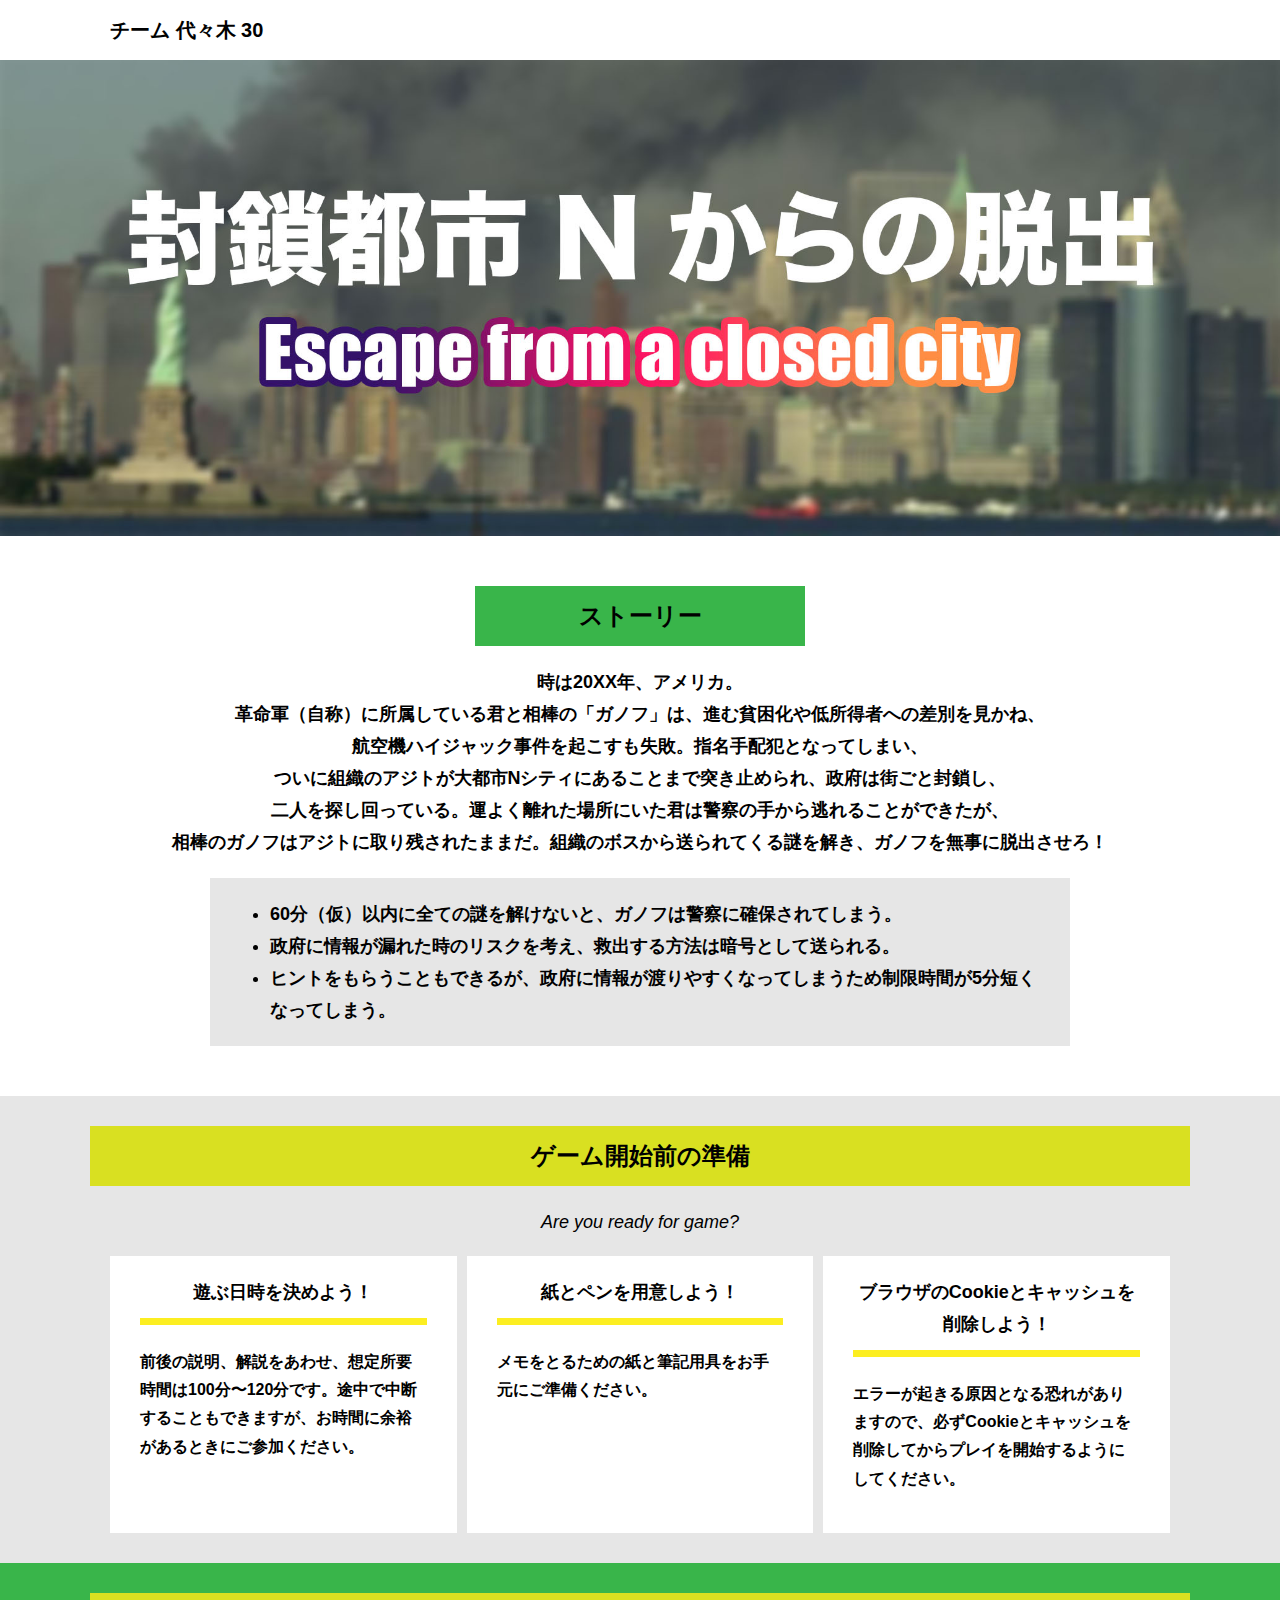
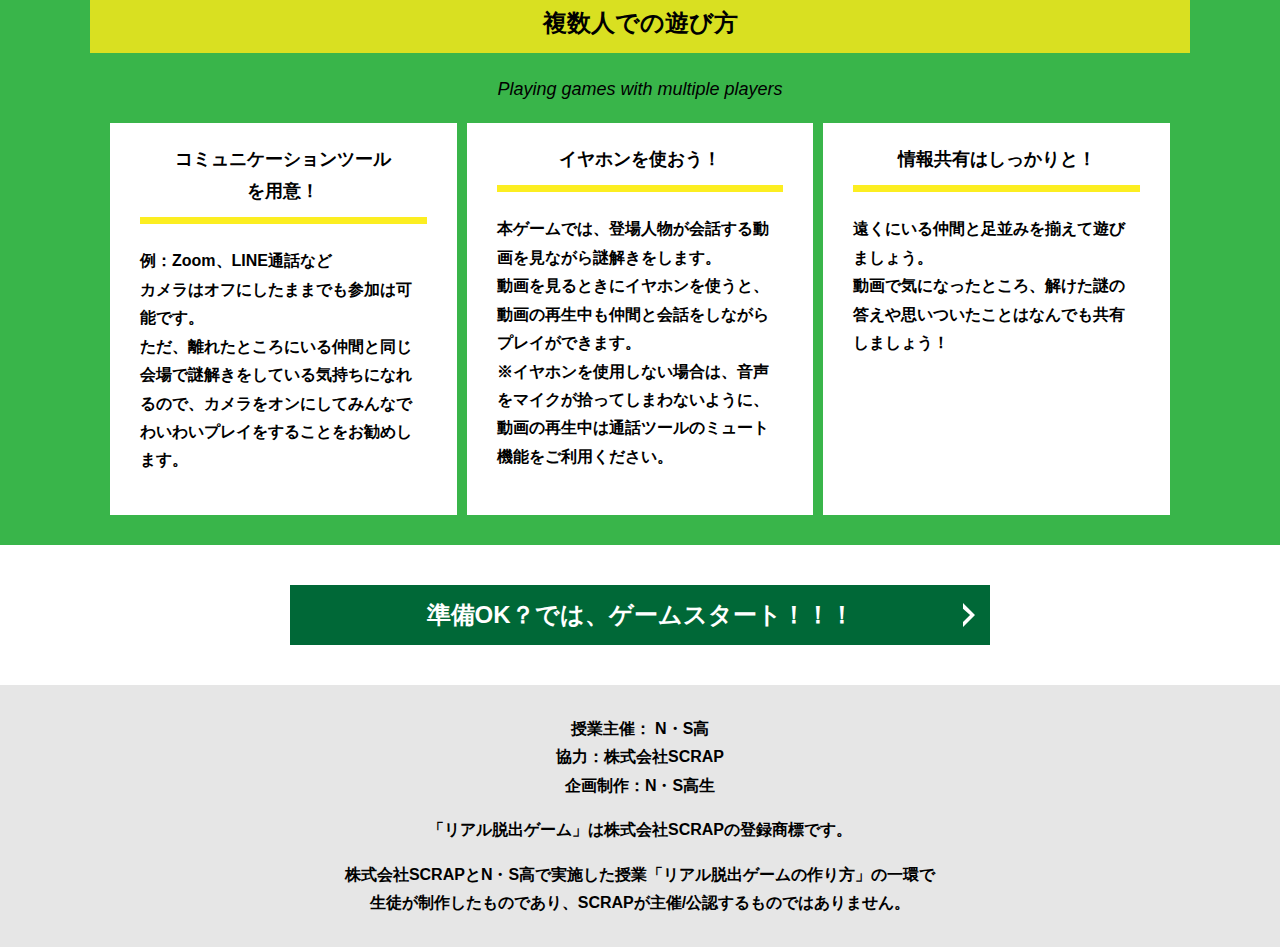
<file: index.html>
<!DOCTYPE html>
<html lang="ja">
<head>
  <meta charset="UTF-8">
  <meta http-equiv="X-UA-Compatible" content="IE=edge">
  <meta name="viewport" content="width=device-width, initial-scale=1.0">
  <title>封鎖都市Nからの脱出 │ Project N</title>
  <link rel="stylesheet" href="assets/css/normalize.css">
  <link rel="stylesheet" href="assets/css/style.css">
  <link rel="icon" href="assets/images/nnn.jpeg">
</head>
<body>
  <svg width="0" height="0" class="hidden">
    <symbol xmlns="http://www.w3.org/2000/svg" viewBox="0 0 12.47 24.94" id="arrow" class="arrow_svg">
      <title>arrow</title>
      <polygon points="0 24.94 0 19.66 7.35 12.47 0 5.92 0 0 12.47 12.47 0 24.94"/>
    </symbol>
  </svg>
  <header class="header">
    <div class="container">
      <a class="header__name" href="index.html">チーム 代々木 30</a>
      <!-- <div class="header__logo"><img src="assets/images/logo.svg" alt="チームロゴ"></div> -->
    </div>
  </header>
  <main class="main index-page">
    <!-- タイトルエリア　ここから -->
    <h1 class="main-title"><img src="assets/images/35156327_0024.jpg" alt="Presented by SCRAP×N・S高リアル脱出ゲーム制作PJ 封鎖された家庭科室からの脱出"></h1>
    <!-- タイトルエリア　ここまで -->
    <section class="section section--story">
      <div class="container">
        <h2 class="section-title section-title--keycolor section-title--story">ストーリー</h2>
        <div class="story">
          <p class="text-center">時は20XX年、アメリカ。<br>
            革命軍（自称）に所属している君と相棒の「ガノフ」は、進む貧困化や低所得者への差別を見かね、<br>
            航空機ハイジャック事件を起こすも失敗。指名手配犯となってしまい、<br>
            ついに組織のアジトが大都市Nシティにあることまで突き止められ、政府は街ごと封鎖し、<br>
            二人を探し回っている。運よく離れた場所にいた君は警察の手から逃れることができたが、<br>
            相棒のガノフはアジトに取り残されたままだ。組織のボスから送られてくる謎を解き、ガノフを無事に脱出させろ！</p>
          <div class="story__note__outer bg-color--gray">
            <ul class="story__note">
              <li>60分（仮）以内に全ての謎を解けないと、ガノフは警察に確保されてしまう。</li>
              <li>政府に情報が漏れた時のリスクを考え、救出する方法は暗号として送られる。</li>
              <li>ヒントをもらうこともできるが、政府に情報が渡りやすくなってしまうため制限時間が5分短くなってしまう。</li>
            </ul>
          </div>
          <p class="text-center"></p>
        </div>
      </div>
    </section>
    <section class="section bg-color--gray">
      <div class="container">
        <h2 class="section-title">ゲーム開始前の準備</h2>
        <p class="font-eng text-center">Are you ready for game?</p>
        <!--
          class名"row"内のclass名"column"が横並びになります。
          改行する場合は以下のように追加してください。
          <div class="row">
            <div class="column">
              ～ 内容 ～
            </div>
          </div>
        -->
        <div class="row">
          <div class="column">
            <div class="card">
              <h3 class="card__title">遊ぶ日時を決めよう！</h3>
              <p class="card__content">前後の説明、解説をあわせ、想定所要時間は100分〜120分です。途中で中断することもできますが、お時間に余裕があるときにご参加ください。</p>
            </div>
          </div>
          <div class="column">
            <div class="card">
              <h3 class="card__title">紙とペンを用意しよう！</h3>
              <p class="card__content">メモをとるための紙と筆記用具をお手元にご準備ください。</p>
            </div>
          </div>
          <div class="column">
            <div class="card">
              <h3 class="card__title">ブラウザのCookieとキャッシュを<br>削除しよう！</h3>
              <p class="card__content">エラーが起きる原因となる恐れがありますので、必ずCookieとキャッシュを削除してからプレイを開始するようにしてください。</p>
            </div>
          </div>
        </div>
      </div>
    </section>
    <section class="section bg-color--keycolor">
      <div class="container">
        <h2 class="section-title">複数人での遊び方</h2>
        <p class="font-eng text-center">Playing games with multiple players</p>
        <div class="row">
          <div class="column">
            <div class="card">
              <h3 class="card__title">コミュニケーションツール<br>を用意！</h3>
              <p class="card__content">例：Zoom、LINE通話など<br>
                カメラはオフにしたままでも参加は可能です。<br>
                ただ、離れたところにいる仲間と同じ会場で謎解きをしている気持ちになれるので、カメラをオンにしてみんなでわいわいプレイをすることをお勧めします。</p>
            </div>
          </div>
          <div class="column">
            <div class="card">
              <h3 class="card__title">イヤホンを使おう！</h3>
              <p class="card__content">本ゲームでは、登場人物が会話する動画を見ながら謎解きをします。<br>
                動画を見るときにイヤホンを使うと、動画の再生中も仲間と会話をしながらプレイができます。<br>
                ※イヤホンを使用しない場合は、音声をマイクが拾ってしまわないように、動画の再生中は通話ツールのミュート機能をご利用ください。</p>
            </div>
          </div>
          <div class="column">
            <div class="card">
              <h3 class="card__title">情報共有はしっかりと！</h3>
              <p class="card__content">遠くにいる仲間と足並みを揃えて遊びましょう。<br>
                動画で気になったところ、解けた謎の答えや思いついたことはなんでも共有しましょう！</p>
            </div>
          </div>
        </div>
      </div>
    </section>
    <section class="section">
      <div class="container">
        <a class="btn" href="main.html">準備OK？では、ゲームスタート！！！<svg class="btn__arrow"><use xlink:href="#arrow"></use></svg></a>
      </div>
    </section>
  </main>
  <footer class="footer section bg-color--gray">
    <div class="container">
      <p class="text-center">授業主催： N・S高<br>協力：株式会社SCRAP<br>企画制作：N・S高生</p>
      <p class="text-center">「リアル脱出ゲーム」は株式会社SCRAPの登録商標です。</p>
      <p class="text-center">株式会社SCRAPとN・S高で実施した授業「リアル脱出ゲームの作り方」の一環で<br>生徒が制作したものであり、SCRAPが主催/公認するものではありません。</p>
    </div>
  </footer>
</body>
  
</html>
</file>
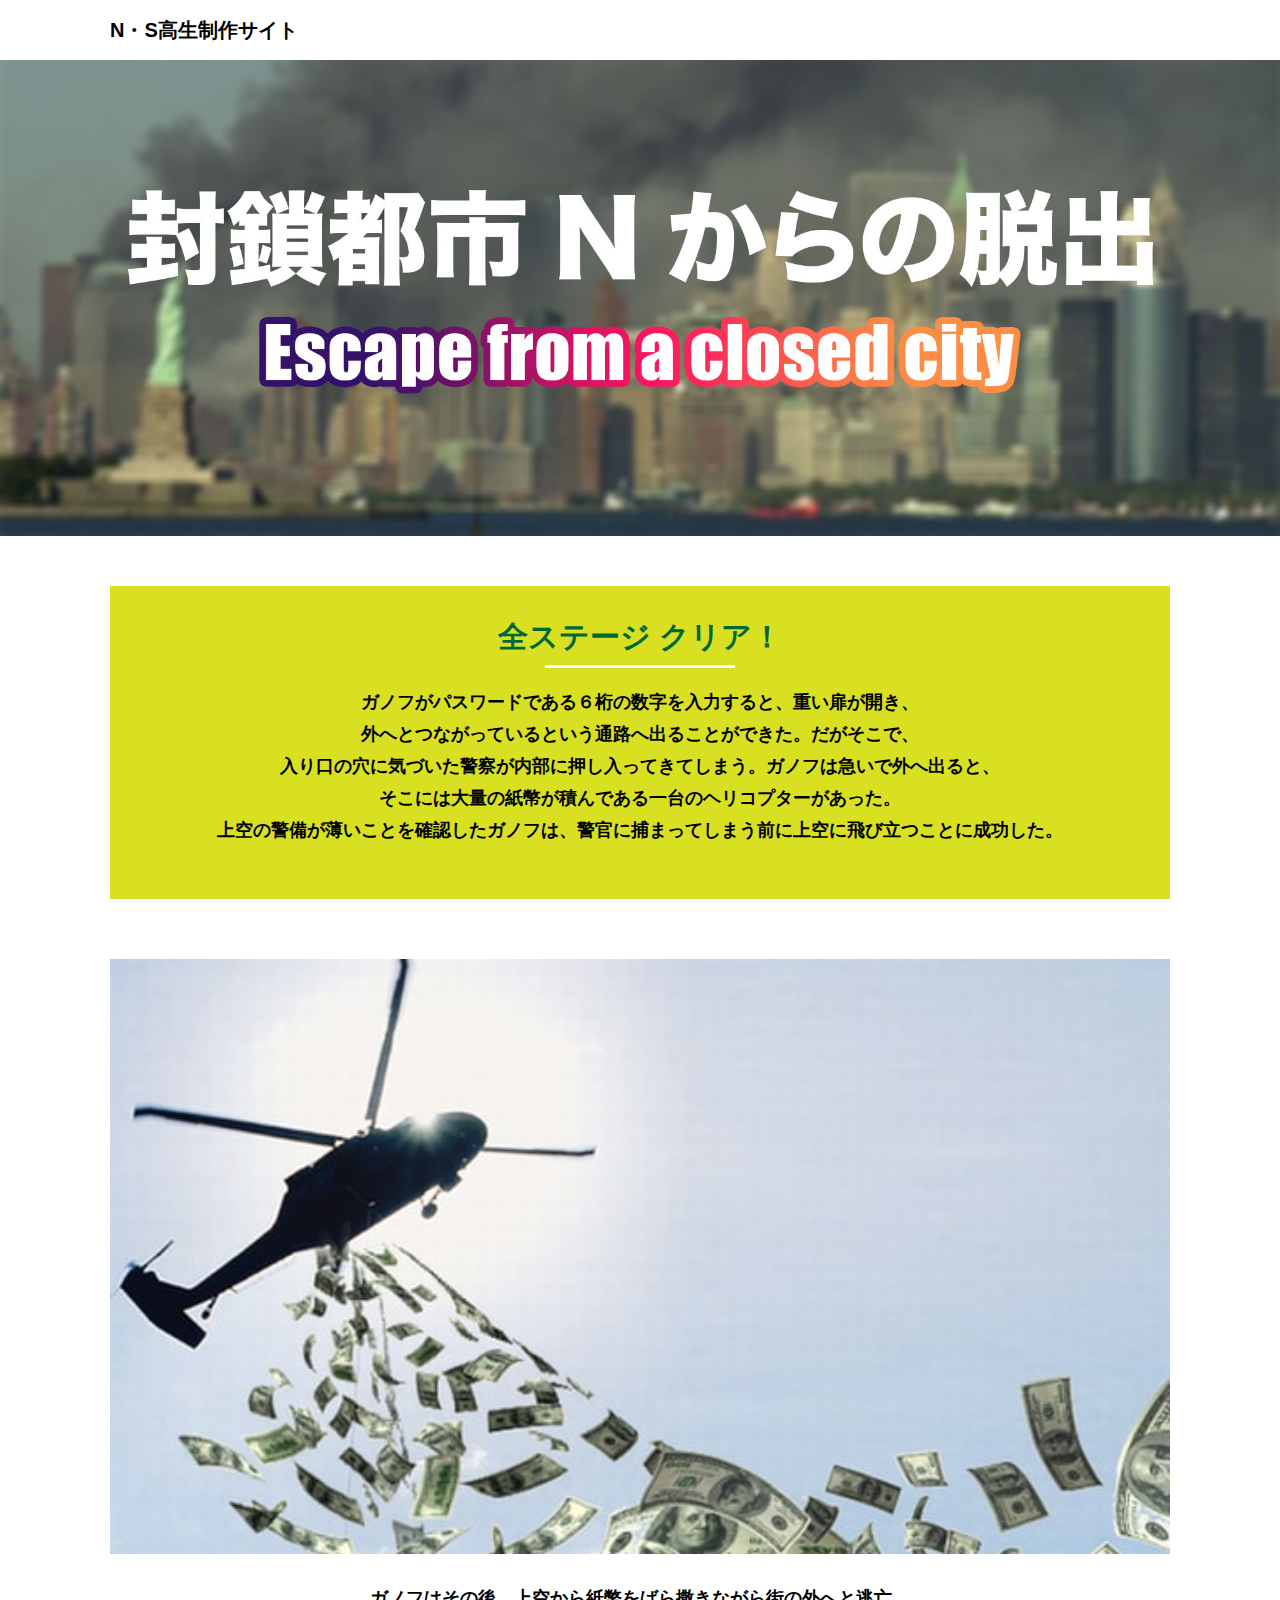
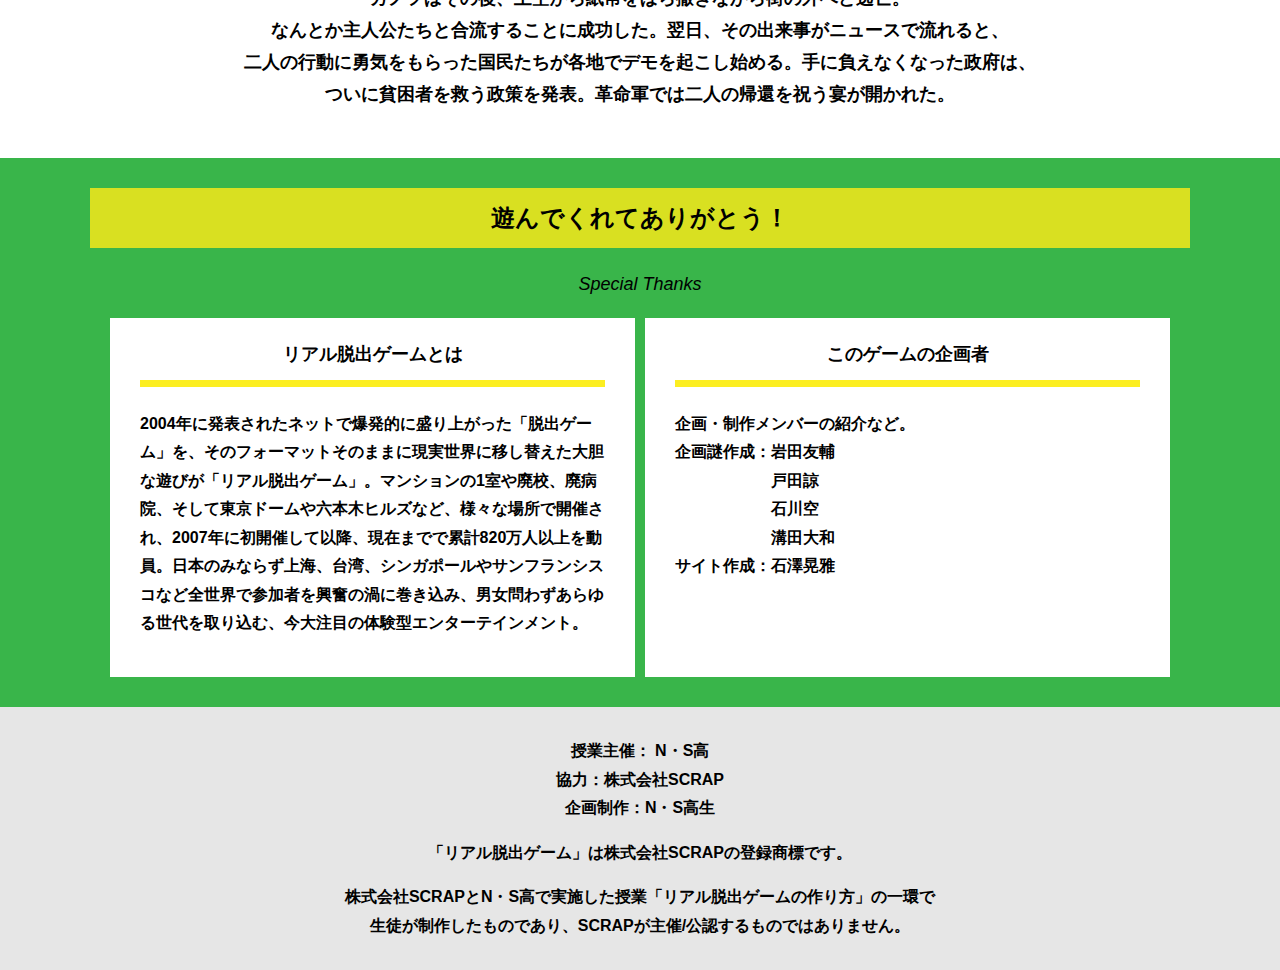
<file: final.html>
<!DOCTYPE html>
<html lang="ja">
<head>
  <meta charset="UTF-8">
  <meta http-equiv="X-UA-Compatible" content="IE=edge">
  <meta name="viewport" content="width=device-width, initial-scale=1.0">
  <title>封鎖都市Nからの脱出 │ Project N</title>
  <link rel="stylesheet" href="assets/css/normalize.css">
  <link rel="stylesheet" href="assets/css/style.css">
  <link rel="icon" href="assets/images/nnn.jpeg">
</head>
<body>
  <header class="header">
    <div class="container">
      <a class="header__name" href="index.html">N・S高生制作サイト</a>
    </div>
  </header>
  <main class="main final-page">
    <!-- タイトルエリア　ここから -->
    <h1 class="main-title"><img src="assets/images/35156327_0024.jpg" alt=""></h1>
    <!-- タイトルエリア　ここまで -->
    <section class="section">
      <div class="container">
        <div class="box bg-color--subcolor">
          <h2 class="section-title--border">全ステージ クリア！</h2>
          <p class="text-center">ガノフがパスワードである６桁の数字を入力すると、重い扉が開き、<br>
            外へとつながっているという通路へ出ることができた。だがそこで、<br>
            入り口の穴に気づいた警察が内部に押し入ってきてしまう。ガノフは急いで外へ出ると、<br>
            そこには大量の紙幣が積んである一台のヘリコプターがあった。<br>
            上空の警備が薄いことを確認したガノフは、警官に捕まってしまう前に上空に飛び立つことに成功した。</p>
        </div>
      </div>
    </section>
    <section class="section">
      <div class="container">
          <figure class="image__container">
             <img src="assets/images/final.jpeg" alt="">
          </figure>

<!--  YouTube貼り付け
            <div class="youtube__container">
              <div class="youtube">
                <iframe width="560" height="315" src="https://www.youtube.com/embed/IRyJe-0Uie0?controls=0" title="YouTube video player" frameborder="0" allow="accelerometer; autoplay; clipboard-write; encrypted-media; gyroscope; picture-in-picture" allowfullscreen></iframe>
              </div>
            </div>
Youtube貼り付けここまで-->
      </div>
        <p class="text-center">ガノフはその後、上空から紙幣をばら撒きながら街の外へと逃亡。<br>
          なんとか主人公たちと合流することに成功した。翌日、その出来事がニュースで流れると、<br>
          二人の行動に勇気をもらった国民たちが各地でデモを起こし始める。手に負えなくなった政府は、<br>
          ついに貧困者を救う政策を発表。革命軍では二人の帰還を祝う宴が開かれた。</p>
      </div>
    </section>
    <section class="section bg-color--keycolor">
      <div class="container">
        <h2 class="section-title">遊んでくれてありがとう！</h2>
        <p class="font-eng text-center">Special Thanks</p>
        <div class="row">
          <div class="column">
            <div class="card">
              <h3 class="card__title">リアル脱出ゲームとは</h3>
              <p class="card__content">2004年に発表されたネットで爆発的に盛り上がった「脱出ゲーム」を、そのフォーマットそのままに現実世界に移し替えた大胆な遊びが「リアル脱出ゲーム」。マンションの1室や廃校、廃病院、そして東京ドームや六本木ヒルズなど、様々な場所で開催され、2007年に初開催して以降、現在までで累計820万人以上を動員。日本のみならず上海、台湾、シンガポールやサンフランシスコなど全世界で参加者を興奮の渦に巻き込み、男女問わずあらゆる世代を取り込む、今大注目の体験型エンターテインメント。</p>
            </div>
          </div>
          <div class="column">
            <div class="card">
              <h3 class="card__title">このゲームの企画者</h3>
              <p class="card__content">企画・制作メンバーの紹介など。<br>
                企画謎作成：岩田友輔<br>
                　　　　　　戸田諒<br>
                　　　　　　石川空<br>
                　　　　　　溝田大和<br>
                サイト作成：石澤晃雅<br>
              </p>
            </div>
          </div>
        </div>
      </div>
    </section>
  </main>
  <footer class="footer section bg-color--gray">
    <div class="container">
        <p class="text-center">授業主催： N・S高<br>協力：株式会社SCRAP<br>企画制作：N・S高生</p>
        <p class="text-center">「リアル脱出ゲーム」は株式会社SCRAPの登録商標です。</p>
        <p class="text-center">株式会社SCRAPとN・S高で実施した授業「リアル脱出ゲームの作り方」の一環で<br>生徒が制作したものであり、SCRAPが主催/公認するものではありません。</p>
    </div>
  </footer>
</body>
</html>
</file>
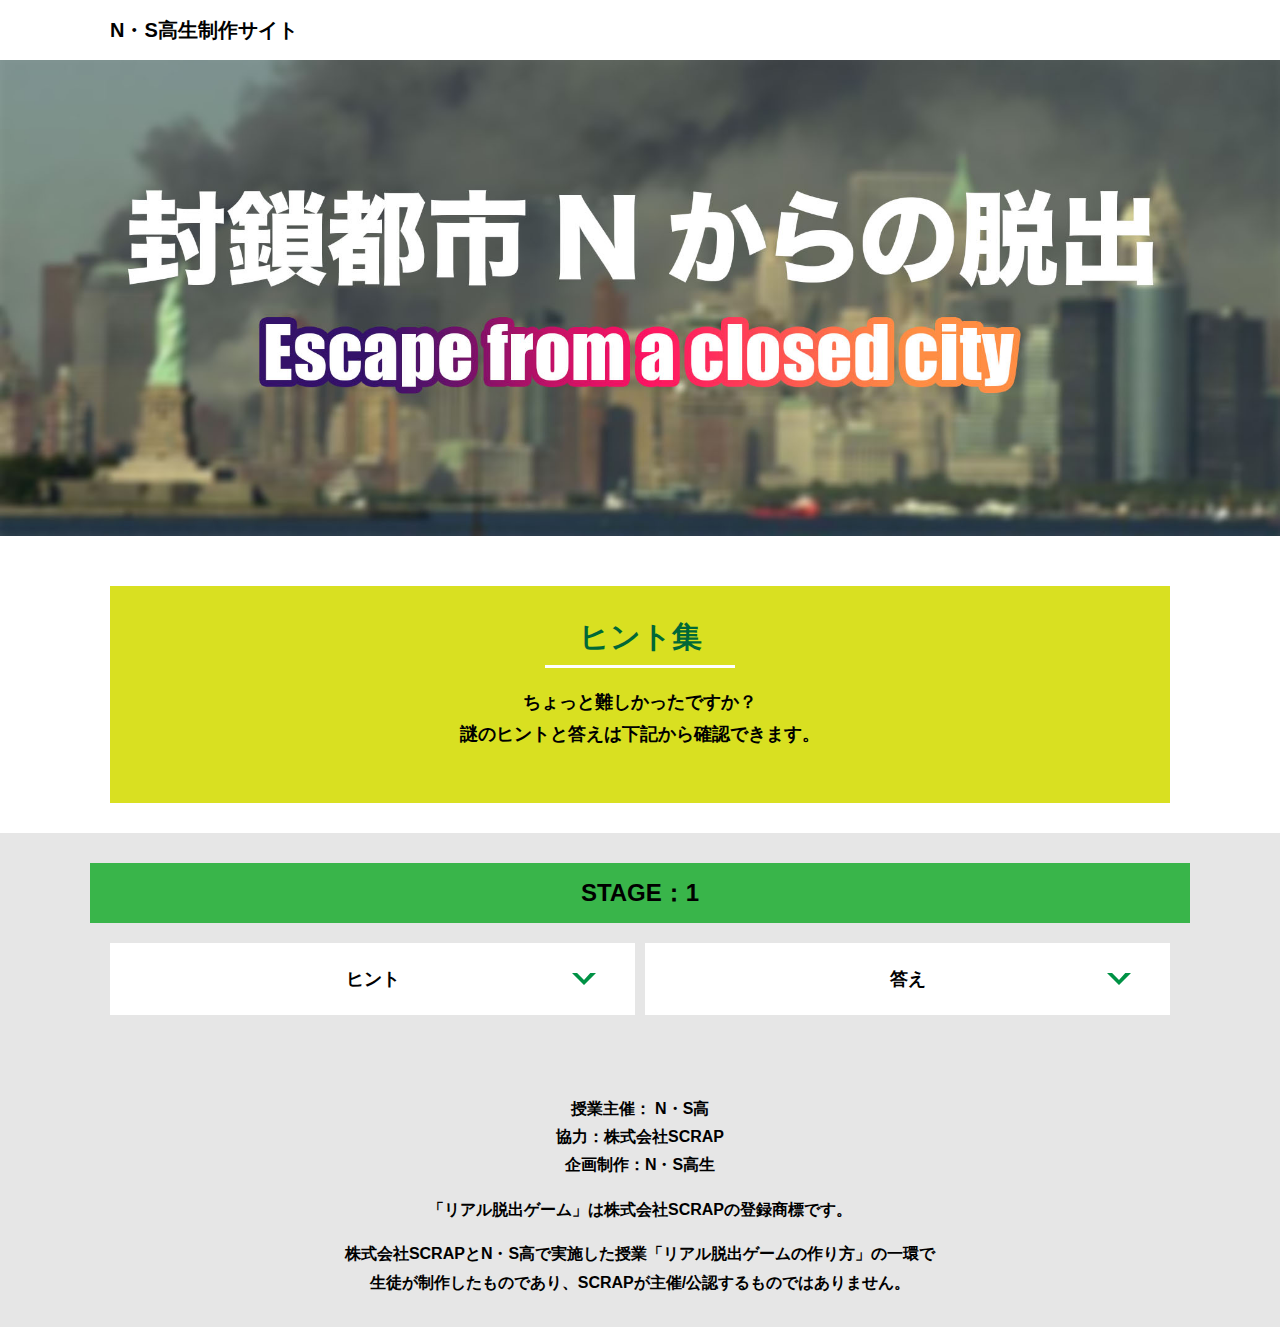
<file: hint1.html>
<!DOCTYPE html>
<html lang="ja">
<head>
  <meta charset="UTF-8">
  <meta http-equiv="X-UA-Compatible" content="IE=edge">
  <meta name="viewport" content="width=device-width, initial-scale=1.0">
  <title>ヒント │ 封鎖都市Nからの脱出 │ Project N</title>
  <link rel="stylesheet" href="assets/css/normalize.css">
  <link rel="stylesheet" href="assets/css/style.css">
  <link rel="icon" href="assets/images/nnn.jpeg">
</head>
<body>
  <svg width="0" height="0" class="hidden">
    <symbol xmlns="http://www.w3.org/2000/svg" viewBox="0 0 12.47 24.94" id="arrow" class="arrow_svg">
      <title>arrow</title>
      <polygon points="0 24.94 0 19.66 7.35 12.47 0 5.92 0 0 12.47 12.47 0 24.94"/>
    </symbol>
  </svg>
  <header class="header">
    <div class="container">
      <a class="header__name" href="index.html">N・S高生制作サイト</a>
    </div>
  </header>
  <main class="main hint-page">
    <!-- タイトルエリア　ここから -->
    <h1 class="main-title"><img src="assets/images/35156327_0024.jpg" alt=""></h1>
    <!-- タイトルエリア　ここまで -->
    <section class="section">
      <div class="container">
        <div class="box bg-color--subcolor">
          <h2 class="section-title--border">ヒント集</h2>
          <p class="text-center">ちょっと難しかったですか？<br>
            謎のヒントと答えは下記から確認できます。</p>
        </div>
      </div>
    </section>
    <!-- STAGE1ヒント　ここから -->
    <section id="stage1" class="section bg-color--gray">
      <div class="container">
        <h2 class="section-title section-title--keycolor">STAGE：1</h2>
        <div class="row">
          <div class="column">
            <div class="card">
              <h3 class="card__title">ヒント<svg class="card__arrow"><use xlink:href="#arrow"></use></svg></h3>
              <p class="card__content">右下に、や。？！を入れよう</p>
            </div>
          </div>
          <div class="column">
            <div class="card">
              <h3 class="card__title">答え<svg class="card__arrow"><use xlink:href="#arrow"></use></svg></h3>
              <p class="card__content">くろいつつ</p>
            </div>
          </div>
        </div>
      </div>
    </section>
    <!-- STAGE1ヒント　ここまで -->
  </main>
  <footer class="footer section bg-color--gray">
    <div class="container">
        <p class="text-center">授業主催： N・S高<br>協力：株式会社SCRAP<br>企画制作：N・S高生</p>
        <p class="text-center">「リアル脱出ゲーム」は株式会社SCRAPの登録商標です。</p>
        <p class="text-center">株式会社SCRAPとN・S高で実施した授業「リアル脱出ゲームの作り方」の一環で<br>生徒が制作したものであり、SCRAPが主催/公認するものではありません。</p>
    </div>
  </footer>
  <script src="assets/js/hint.js"></script>
</body>
</html>
</file>
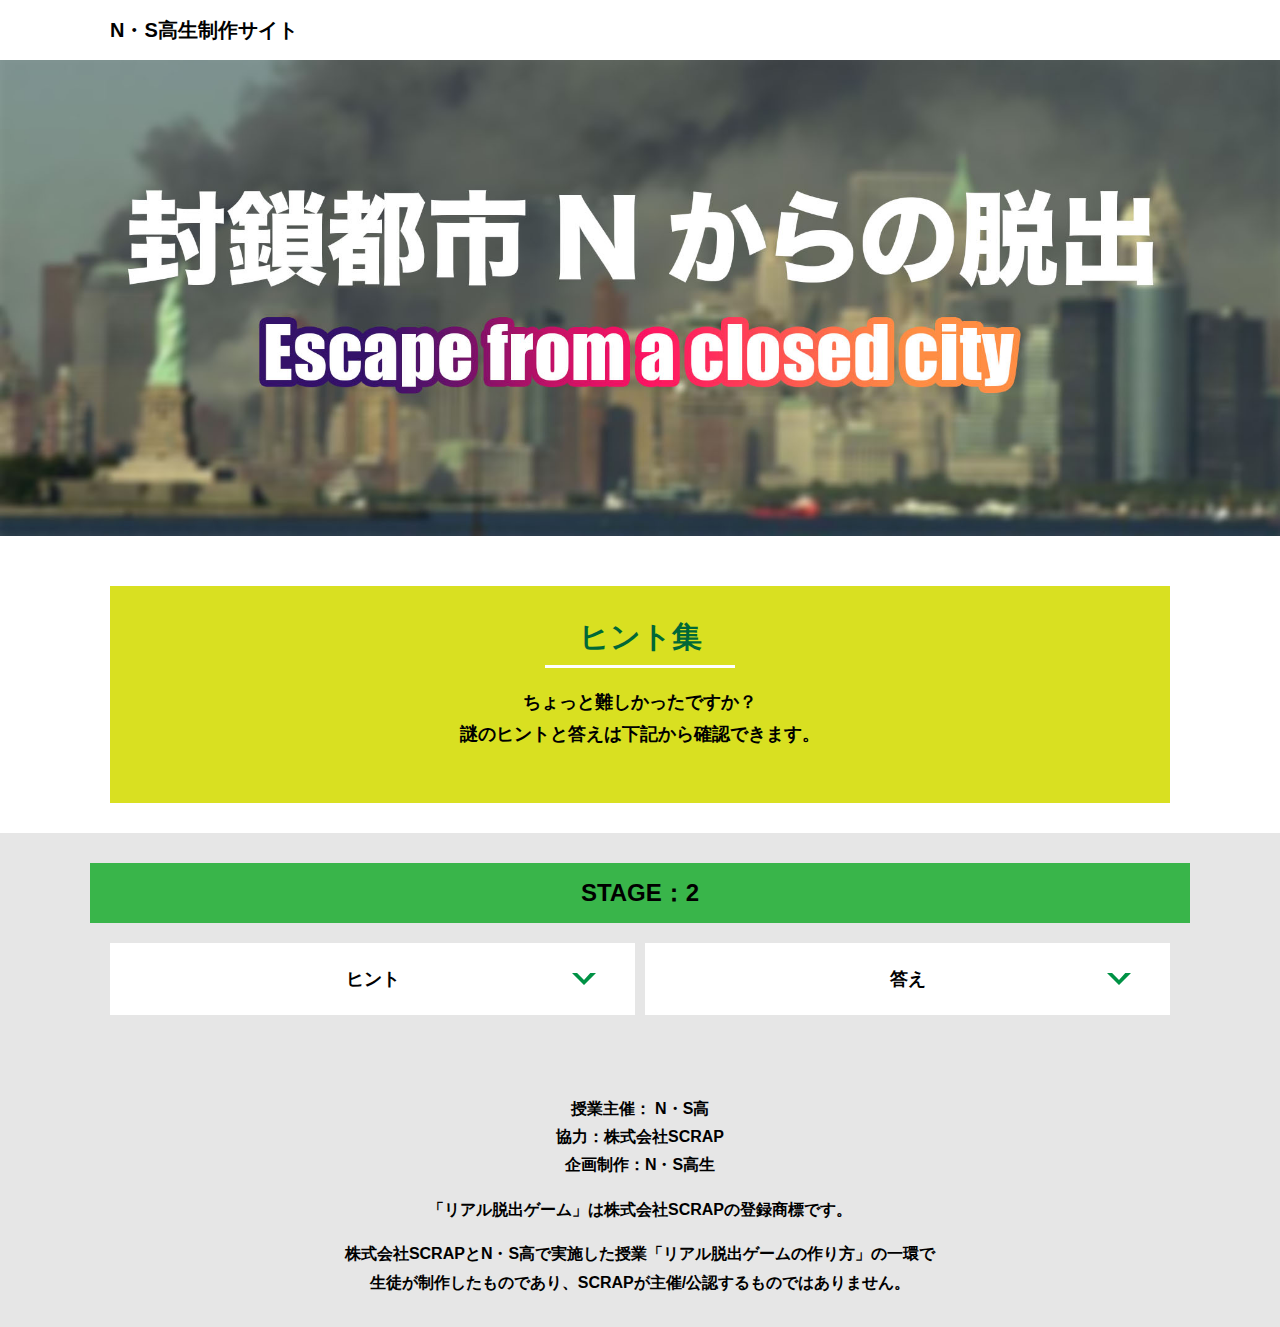
<file: hint2.html>
<!DOCTYPE html>
<html lang="ja">
<head>
  <meta charset="UTF-8">
  <meta http-equiv="X-UA-Compatible" content="IE=edge">
  <meta name="viewport" content="width=device-width, initial-scale=1.0">
  <title>ヒント │ 封鎖都市Nからの脱出 │ Project N</title>
  <link rel="stylesheet" href="assets/css/normalize.css">
  <link rel="stylesheet" href="assets/css/style.css">
  <link rel="icon" href="assets/images/nnn.jpeg">
</head>
<body>
  <svg width="0" height="0" class="hidden">
    <symbol xmlns="http://www.w3.org/2000/svg" viewBox="0 0 12.47 24.94" id="arrow" class="arrow_svg">
      <title>arrow</title>
      <polygon points="0 24.94 0 19.66 7.35 12.47 0 5.92 0 0 12.47 12.47 0 24.94"/>
    </symbol>
  </svg>
  <header class="header">
    <div class="container">
      <a class="header__name" href="index.html">N・S高生制作サイト</a>
    </div>
  </header>
  <main class="main hint-page">
    <!-- タイトルエリア　ここから -->
    <h1 class="main-title"><img src="assets/images/35156327_0024.jpg" alt="封鎖された家庭科室からの脱出"></h1>
    <!-- タイトルエリア　ここまで -->
    <section class="section">
      <div class="container">
        <div class="box bg-color--subcolor">
          <h2 class="section-title--border">ヒント集</h2>
          <p class="text-center">ちょっと難しかったですか？<br>
            謎のヒントと答えは下記から確認できます。</p>
        </div>
      </div>
    </section>
    <!-- STAGE2ヒント　ここから -->
    <section id="stage2" class="section bg-color--gray">
      <div class="container">
        <h2 class="section-title section-title--keycolor">STAGE：2</h2>
        <div class="row">
          <div class="column">
            <div class="card">
              <h3 class="card__title">ヒント<svg class="card__arrow"><use xlink:href="#arrow"></use></svg></h3>
              <p class="card__content">言語を変えてみよう</p>
            </div>
              
 <!-- 2-2ヒント追加
            <div class="card">
              <h3 class="card__title">2-2ヒント<svg class="card__arrow"><use xlink:href="#arrow"></use></svg></h3>
              <p class="card__content">テキストテキストテキストテキストテキストテキストテキストテキストテキストテキスト</p>
            </div>
2-2ヒント追加ここまで -->

 <!-- 2-3ヒント追加
        　　 <div class="card">
              <h3 class="card__title">2-3ヒント<svg class="card__arrow"><use xlink:href="#arrow"></use></svg></h3>
              <p class="card__content">テキストテキストテキストテキストテキストテキストテキストテキストテキストテキスト</p>
            </div>
2-3ヒント追加ここまで -->
              
          </div>
          <div class="column">
            <div class="card">
              <h3 class="card__title">答え<svg class="card__arrow"><use xlink:href="#arrow"></use></svg></h3>
              <p class="card__content">GRAVE</p>
            </div>
              
<!-- 2-2答え追加
            <div class="card">
              <h3 class="card__title">2-2答え<svg class="card__arrow"><use xlink:href="#arrow"></use></svg></h3>
              <p class="card__content">ううう</p>
            </div>
2-2答え追加ここまで -->
              
<!-- 2-3答え追加          
            <div class="card">
              <h3 class="card__title">2-3答え<svg class="card__arrow"><use xlink:href="#arrow"></use></svg></h3>
              <p class="card__content">ううう</p>
            </div>
2-3答え追加ここまで -->
              
          </div>
        </div>
      </div>
    </section>
    <!-- STAGE2ヒント　ここまで -->
  </main>
  <footer class="footer section bg-color--gray">
    <div class="container">
        <p class="text-center">授業主催： N・S高<br>協力：株式会社SCRAP<br>企画制作：N・S高生</p>
        <p class="text-center">「リアル脱出ゲーム」は株式会社SCRAPの登録商標です。</p>
        <p class="text-center">株式会社SCRAPとN・S高で実施した授業「リアル脱出ゲームの作り方」の一環で<br>生徒が制作したものであり、SCRAPが主催/公認するものではありません。</p>
    </div>
  </footer>
  <script src="assets/js/hint.js"></script>
</body>
</html>
</file>
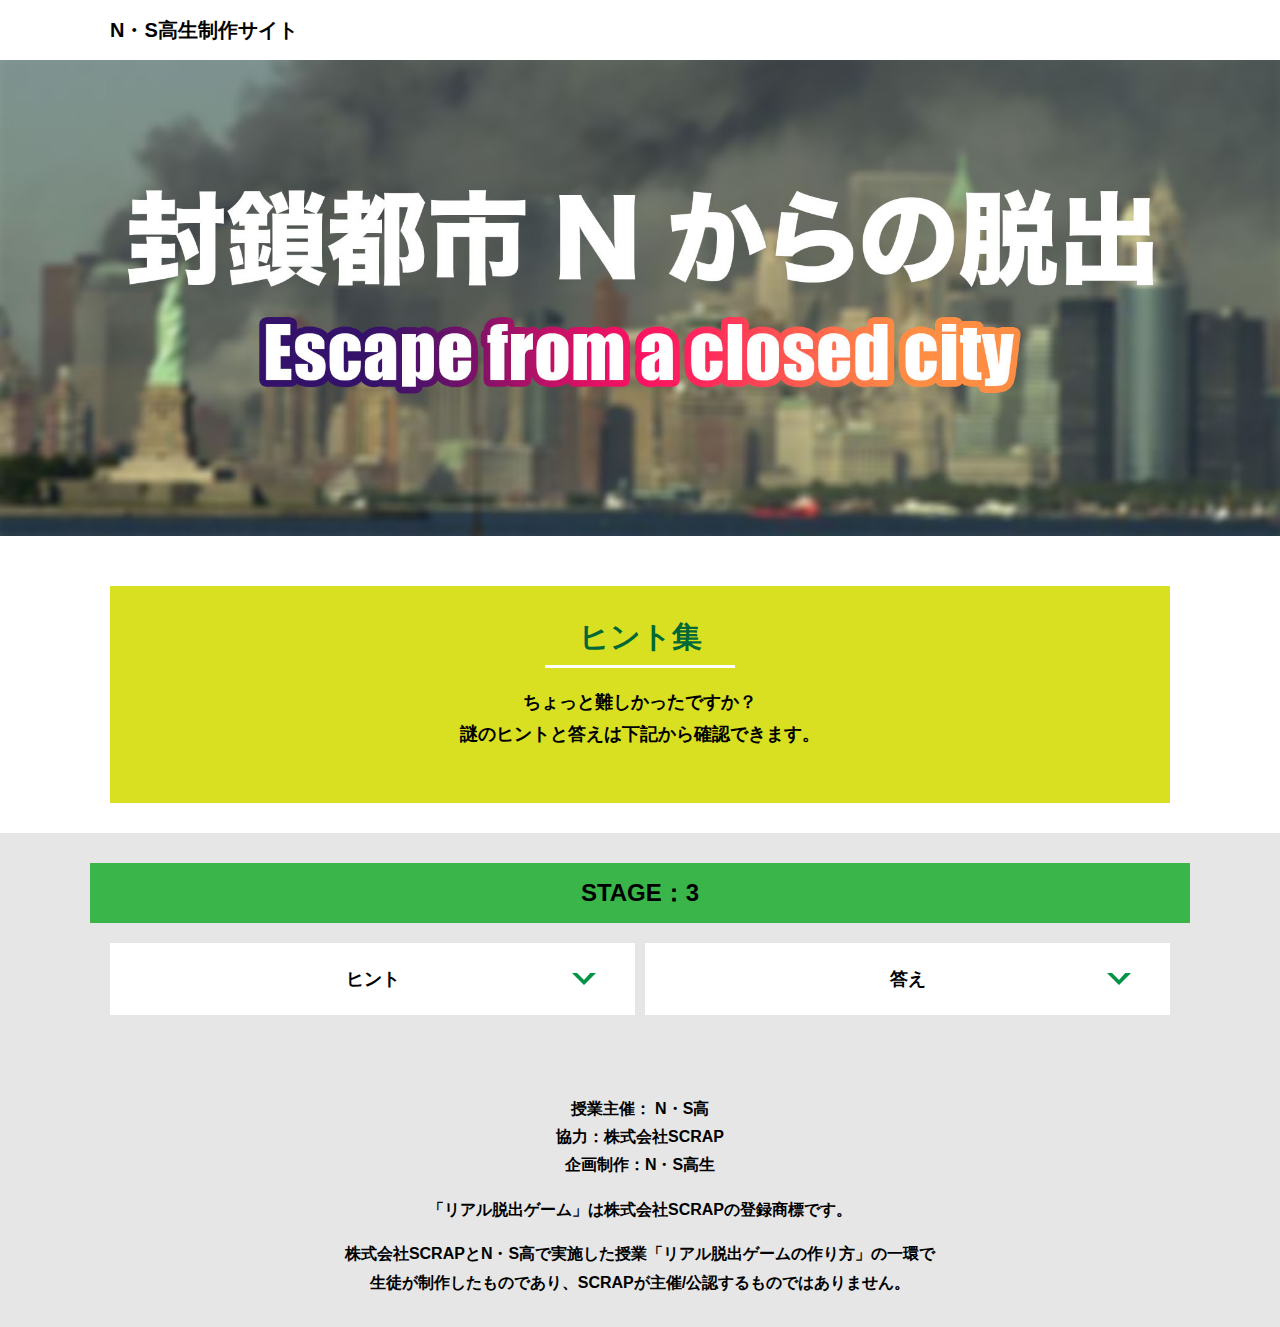
<file: hint3.html>
<!DOCTYPE html>
<html lang="ja">
<head>
  <meta charset="UTF-8">
  <meta http-equiv="X-UA-Compatible" content="IE=edge">
  <meta name="viewport" content="width=device-width, initial-scale=1.0">
  <title>ヒント │ 封鎖都市Nからの脱出 │ Project N</title>
  <link rel="stylesheet" href="assets/css/normalize.css">
  <link rel="stylesheet" href="assets/css/style.css">
  <link rel="icon" href="assets/images/nnn.jpeg">
</head>
<body>
  <svg width="0" height="0" class="hidden">
    <symbol xmlns="http://www.w3.org/2000/svg" viewBox="0 0 12.47 24.94" id="arrow" class="arrow_svg">
      <title>arrow</title>
      <polygon points="0 24.94 0 19.66 7.35 12.47 0 5.92 0 0 12.47 12.47 0 24.94"/>
    </symbol>
  </svg>
  <header class="header">
    <div class="container">
      <a class="header__name" href="index.html">N・S高生制作サイト</a>
    </div>
  </header>
  <main class="main hint-page">
    <!-- タイトルエリア　ここから -->
    <h1 class="main-title"><img src="assets/images/35156327_0024.jpg" alt="封鎖された家庭科室からの脱出"></h1>
    <!-- タイトルエリア　ここまで -->
    <section class="section">
      <div class="container">
        <div class="box bg-color--subcolor">
          <h2 class="section-title--border">ヒント集</h2>
          <p class="text-center">ちょっと難しかったですか？<br>
            謎のヒントと答えは下記から確認できます。</p>
        </div>
      </div>
    </section>
    <!-- STAGE3ヒント　ここから -->
    <section id="stage3" class="section bg-color--gray">
      <div class="container">
        <h2 class="section-title section-title--keycolor">STAGE：3</h2>
        <div class="row">
          <div class="column">
            <div class="card">
              <h3 class="card__title">ヒント<svg class="card__arrow"><use xlink:href="#arrow"></use></svg></h3>
              <p class="card__content">ラストクエスチョンを数字に当てはめてみよう</p>
            </div>
              
 <!-- 3-2ヒント追加
            <div class="card">
              <h3 class="card__title">3-2ヒント<svg class="card__arrow"><use xlink:href="#arrow"></use></svg></h3>
              <p class="card__content">テキストテキストテキストテキストテキストテキストテキストテキストテキストテキスト</p>
            </div>
3-2ヒント追加ここまで -->

 <!-- 3-3ヒント追加
        　　 <div class="card">
              <h3 class="card__title">3-3ヒント<svg class="card__arrow"><use xlink:href="#arrow"></use></svg></h3>
              <p class="card__content">テキストテキストテキストテキストテキストテキストテキストテキストテキストテキスト</p>
            </div>
3-3ヒント追加ここまで -->
              
          </div>
          <div class="column">
            <div class="card">
              <h3 class="card__title">答え<svg class="card__arrow"><use xlink:href="#arrow"></use></svg></h3>
              <p class="card__content">753510</p>
            </div>

 <!-- 3-2答え追加
            <div class="card">
              <h3 class="card__title">3-2答え<svg class="card__arrow"><use xlink:href="#arrow"></use></svg></h3>
              <p class="card__content">ううう</p>
            </div>
3-2答え追加ここまで -->
              
<!-- 3-3答え追加          
            <div class="card">
              <h3 class="card__title">2-3答え<svg class="card__arrow"><use xlink:href="#arrow"></use></svg></h3>
              <p class="card__content">ううう</p>
            </div>
3-3答え追加ここまで -->
              
          </div>
        </div>
      </div>
    </section>
    <!-- STAGE3ヒント　ここまで -->
  </main>
  <footer class="footer section bg-color--gray">
    <div class="container">
        <p class="text-center">授業主催： N・S高<br>協力：株式会社SCRAP<br>企画制作：N・S高生</p>
        <p class="text-center">「リアル脱出ゲーム」は株式会社SCRAPの登録商標です。</p>
        <p class="text-center">株式会社SCRAPとN・S高で実施した授業「リアル脱出ゲームの作り方」の一環で<br>生徒が制作したものであり、SCRAPが主催/公認するものではありません。</p>
    </div>
  </footer>
  <script src="assets/js/hint.js"></script>
</body>
</html>
</file>
<file: assets/css/style.css>
@charset "UTF-8";
/****************************
 * 共通CSSのテンプレートです。
*****************************/
*,
*::before,
*::after {
  -webkit-box-sizing: border-box;
          box-sizing: border-box;
}

html {
  font-size: 18px;
  -webkit-box-sizing: border-box;
          box-sizing: border-box;
}

body {
  overflow-x: hidden;
  font-family: "游ゴシック体", "Yu Gothic", YuGothic, "ヒラギノ角ゴ Pro", "Hiragino Kaku Gothic Pro", "メイリオ", "Meiryo", sans-serif;
  font-size: 18px;
  line-height: 1.77778;
  font-weight: bold;
  text-decoration: none;
  border: none;
  list-style: none;
  color: #000;
  margin: 0;
}

img {
  width: 100%;
}

figure {
  margin: 0;
}

figcaption {
  margin-top: 30px;
  font-size: 14px;
}

@media screen and (max-width: 767px) {
  figcaption {
    font-size: 13px;
  }
}

input[type=text] {
  font-size: 18px;
  border: none;
  padding: 25px 35px;
  display: block;
  margin: 0 auto;
  max-width: 580px;
  width: 100%;
}

::-webkit-input-placeholder {
  color: #999;
}

:-ms-input-placeholder {
  color: #999;
}

::-ms-input-placeholder {
  color: #999;
}

::placeholder {
  color: #999;
}

button {
  cursor: pointer;
  display: block;
  border: none;
  margin: 0 auto;
  background-color: #006837;
  color: #fff;
  width: 287px;
  height: 55px;
}

/*******************
* Layout
*******************/
.section {
  padding-top: 30px;
  padding-bottom: 30px;
}

.section--clear {
  /* ステージクリア画面 */
  position: fixed;
  display: none;
  /* 読み込み時に一瞬表示されるのを防ぐ */
  -webkit-box-pack: center;
      -ms-flex-pack: center;
          justify-content: center;
  -webkit-box-align: center;
      -ms-flex-align: center;
          align-items: center;
  top: 0;
  bottom: 0;
  left: 0;
  right: 0;
  z-index: 200;
}

.section--clear.isClear {
  display: -webkit-box;
  display: -ms-flexbox;
  display: flex;
}

.container {
  width: 1100px;
  padding-left: 20px;
  padding-right: 20px;
  margin: 0 auto;
}

@media screen and (max-width: 1100px) {
  .container {
    width: calc(100% - 40px);
  }
}

.row {
  display: -webkit-box;
  display: -ms-flexbox;
  display: flex;
  -ms-flex-line-pack: stretch;
      align-content: stretch;
  gap: 10px;
}

.row + .row {
  margin-top: 20px;
}

.column {
  width: 100%;
}

.card {
  background-color: #fff;
  margin-bottom: 20px;
  height: 100%;
}

.card__title {
  font-size: 18px;
  text-align: center;
  margin: 0;
  padding: 20px 30px;
  position: relative;
  cursor: pointer;
}

.card__content {
  -webkit-transition: all 0.3s;
  transition: all 0.3s;
  font-size: 16px;
  padding: 20px 30px;
  margin: 0;
  position: relative;
}

.card__content::before {
  display: block;
  content: '';
  width: calc(100% - 60px);
  height: 7px;
  background-color: #fcee21;
  position: absolute;
  top: -10px;
  left: 30px;
}

.hint-page .card {
  height: auto;
}

.hint-page .card__content {
  display: none;
  text-align: center;
}

.hint-page .card__arrow {
  position: absolute;
  top: calc(50% - 12px);
  right: 45px;
  -webkit-transform: rotate(90deg);
          transform: rotate(90deg);
  -webkit-transition: all 0.3s;
  transition: all 0.3s;
  fill: #009245;
  width: 12px;
  height: 24px;
}

.hint-page .card.is-open .card__content {
  display: block;
}

.hint-page .card.is-open .card__arrow {
  -webkit-transform: rotate(-90deg);
          transform: rotate(-90deg);
}

.box {
  padding: 35px 30px;
}

.youtube {
  position: relative;
  width: 100%;
  padding-top: 56.25%;
}

.youtube iframe {
  position: absolute;
  top: 0;
  left: 0;
  width: 100%;
  height: 100%;
}

.youtube__container {
  max-width: 800px;
  margin: 0 auto;
}

/*********************
* Color
*********************/
.bg-color--keycolor {
  background-color: #39b54a;
}

.bg-color--subcolor {
  background-color: #d9e021;
}

.bg-color--gray {
  background-color: #e6e6e6;
}

/*********************
* title
**********************/
.main-title {
  margin: 0;
}

.sub-title {
  text-align: center;
  font-size: 18px;
  line-height: 1.66667;
}

.sub-title__bg {
  background-color: #fcee21;
  padding-left: 1rem;
  padding-right: 1rem;
}

.section-title {
  font-size: 24px;
  line-height: 1.75;
  text-align: center;
  padding: 9px 20px;
  background-color: #d9e021;
  margin: 0 -20px 20px -20px;
}

.section-title__stage {
  display: inline-block;
  margin-right: 2rem;
}

.section-title--keycolorlight {
  background-color: #8cc63f;
}

.section-title--keycolorlight .section-title__stage {
  color: #fff;
}

.section-title--keycolor {
  background-color: #39b54a;
}

.section-title--story {
  width: 330px;
  margin: 0 auto 20px;
}

.section-title--border {
  position: relative;
  font-size: 30px;
  text-align: center;
  line-height: 1.06667;
  margin: 0;
  padding-bottom: 15px;
  color: #006837;
}

.section-title--border::after {
  position: absolute;
  bottom: 0;
  left: calc(50% - 95px);
  display: block;
  content: '';
  background-color: #fff;
  height: 2.6px;
  width: 190px;
}

/******************
* text
******************/
.font-eng {
  font-style: italic;
  font-weight: normal;
}

/*************************
* Button
*************************/
.btn {
  display: block;
  text-decoration: none;
  cursor: pointer;
  background-color: #006837;
  color: #fff;
  font-size: 24px;
  line-height: 1.54167;
  text-align: center;
  padding: 11.5px;
  width: calc(100% - 40px);
  max-width: 700px;
  margin: 10px auto;
  position: relative;
}

.btn:hover {
  opacity: 0.7;
}

.btn__arrow {
  position: absolute;
  top: calc(50% - 12px);
  right: 15px;
  fill: #fff;
  width: 12px;
  height: 24px;
}

/****************
* header
*****************/
.header {
  background-color: #fff;
  height: 60px;
}

.header .container {
  display: -webkit-box;
  display: -ms-flexbox;
  display: flex;
  -webkit-box-pack: justify;
      -ms-flex-pack: justify;
          justify-content: space-between;
  -webkit-box-align: center;
      -ms-flex-align: center;
          align-items: center;
  height: 100%;
}

.header__logo {
  width: 330px;
  height: 42px;
}

.header__name {
  font-size: 20px;
  line-height: 1.1;
  text-decoration:none; 
  color: black;
}

.footer {
  font-size: 16px;
}

.footer p:first-child {
  margin-top: 0;
}

.footer p:last-child {
  margin-bottom: 0;
}

/********************
* main
********************/
.story__note {
  margin: 0;
}

.story__note__outer {
  width: 860px;
  display: -webkit-box;
  display: -ms-flexbox;
  display: flex;
  padding: 20px;
  margin: 20px auto;
  -webkit-box-pack: center;
      -ms-flex-pack: center;
          justify-content: center;
}

@media screen and (max-width: 940px) {
  .story__note__outer {
    width: 100%;
  }
}

.stage-column__container + .stage-column__container {
  border-top: 2px solid #fff;
}

.answer {
  font-size: 18px;
  margin-bottom: 20px;
  line-height: 80px;
  word-spacing: 20px;
}

.err-message {
  color: #c1272d;
  font-size: 18px;
  text-align: center;
}

.link-hint {
  text-align: center;
  display: block;
  margin-top: 20px;
}

.clear-message {
  background-color: #d9e021;
  padding: 30px 30px 60px;
  position: relative;
}

.clear-message__title {
  position: relative;
  display: block;
  text-align: center;
  color: #006837;
  font-size: 30px;
  padding-bottom: 10px;
  margin-bottom: 35px;
}

.clear-message__title::after {
  content: '';
  position: absolute;
  display: block;
  width: 183px;
  height: 2px;
  background-color: #fff;
  bottom: 0;
  left: calc(50% - (183px/2));
}

.clear-message__content {
  text-align: center;
}

.clear-message__btn {
  position: absolute;
  bottom: -30px;
  left: calc(50% - 144px);
  width: 288px;
  margin: 0;
}

/********************
* Utility
********************/
.text-center {
  text-align: center;
}

.text-left {
  text-align: left;
}

.text-right {
  text-align: right;
}

.hidden {
  display: none;
}
/*# sourceMappingURL=style.css.map */
</file>
